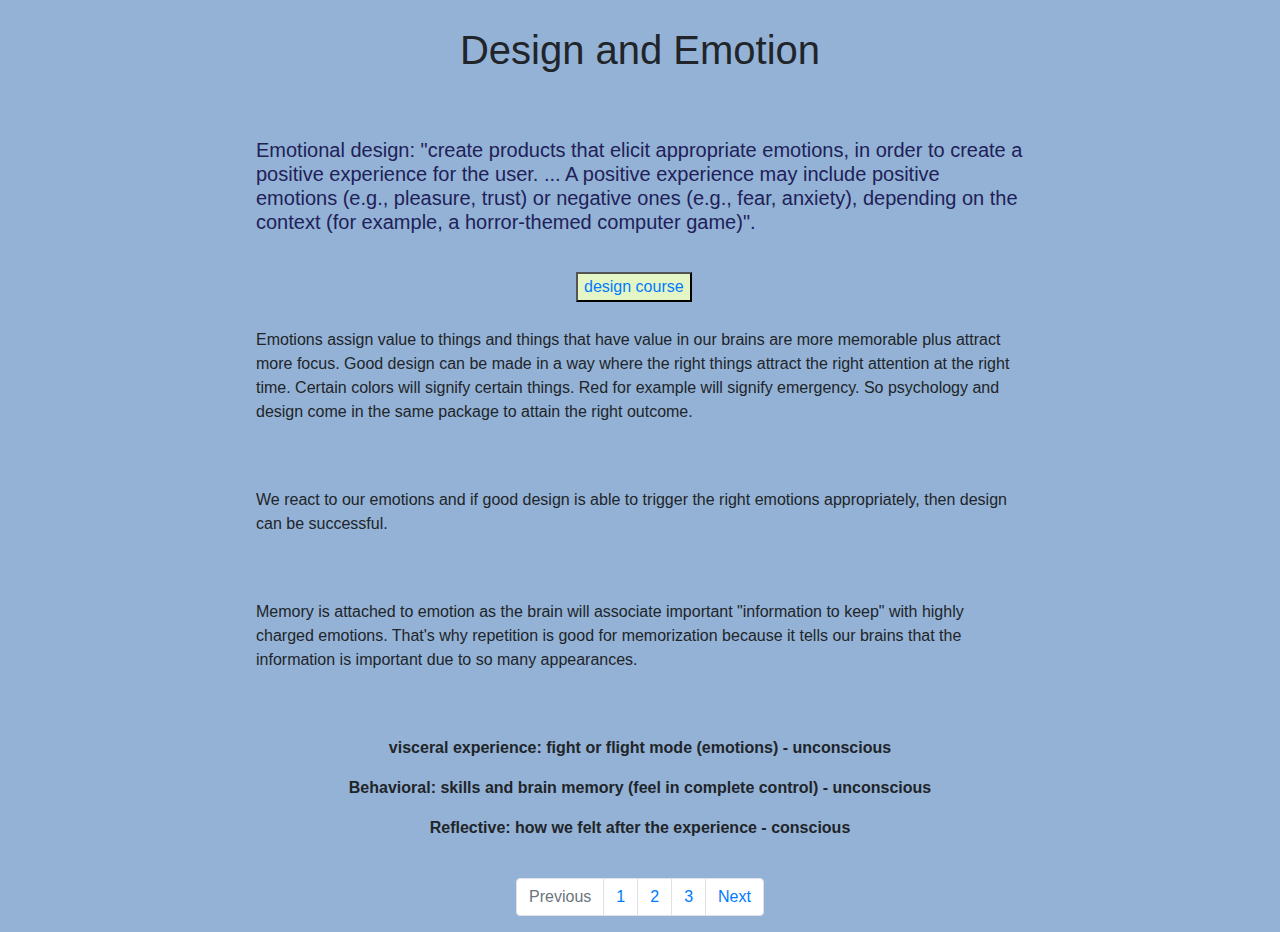
<file: index.html>
<!DOCTYPE html>
<html lang="en">

<head>
    <meta charset="UTF-8">
    <meta name="viewport" content="width=device-width, initial-scale=1.0">

    <link rel="stylesheet" href="https://stackpath.bootstrapcdn.com/bootstrap/4.4.1/css/bootstrap.min.css"
        integrity="sha384-Vkoo8x4CGsO3+Hhxv8T/Q5PaXtkKtu6ug5TOeNV6gBiFeWPGFN9MuhOf23Q9Ifjh" crossorigin="anonymous">

    <script src="https://code.jquery.com/jquery-3.4.1.slim.min.js"
        integrity="sha384-J6qa4849blE2+poT4WnyKhv5vZF5SrPo0iEjwBvKU7imGFAV0wwj1yYfoRSJoZ+n" crossorigin="anonymous">
    </script>
    <script src="https://cdn.jsdelivr.net/npm/popper.js@1.16.0/dist/umd/popper.min.js"
        integrity="sha384-Q6E9RHvbIyZFJoft+2mJbHaEWldlvI9IOYy5n3zV9zzTtmI3UksdQRVvoxMfooAo" crossorigin="anonymous">
    </script>
    <script src="https://stackpath.bootstrapcdn.com/bootstrap/4.4.1/js/bootstrap.min.js"
        integrity="sha384-wfSDF2E50Y2D1uUdj0O3uMBJnjuUD4Ih7YwaYd1iqfktj0Uod8GCExl3Og8ifwB6" crossorigin="anonymous">
    </script>



    <link rel="stylesheet" href="custom.css">
    <title>Design, Emotion and Action</title>
</head>

<body>
    <h1 class="title">Design and Emotion</h1>
  

    <h5 class="eDesign">Emotional design: "create products that elicit appropriate emotions, in order to create a positive experience for the user. ... A positive experience may include positive emotions (e.g., pleasure, trust) or negative ones (e.g., fear, anxiety), depending on the context (for example, a horror-themed computer game)".</h5>

    <button class="btnDesign"><a href="https://www.interaction-design.org/courses">design course</a></button>
    

    <p class="pText">Emotions assign value to things and things that have value in our brains are more memorable plus attract more focus. Good design can be made in a way where the right things attract the right attention at the right time. Certain colors will signify certain things. Red for example will signify emergency. So psychology and design come in the same package to attain the right outcome.</p>

    <p class="pText">We react to our emotions and if good design is able to trigger the right emotions appropriately, then design can be successful.</p>

    <p class="pText">Memory is attached to emotion as the brain will associate important "information to keep" with highly charged emotions. That's why repetition is good for memorization because it tells our brains that the information is important due to so many appearances.</p>

    <div>
        <p>visceral experience: fight or flight mode (emotions) - unconscious</p>
        <p>Behavioral: skills and brain memory (feel in complete control) - unconscious</p>
        <p>Reflective: how we felt after the experience - conscious</p>
    </div>


    <nav aria-label="Page navigation example">
        <ul class="pagination justify-content-center">
            <li class="page-item disabled">
                <a class="page-link" href="#" tabindex="-1">Previous</a>
            </li>
            <li class="page-item"><a class="page-link" href="/project1.html">1</a></li>
            <li class="page-item"><a class="page-link" href="/page2.html">2</a></li>
            <li class="page-item"><a class="page-link" href="/page3.html">3</a></li>
            <li class="page-item">
                <a class="page-link" href="#">Next</a>
            </li>
        </ul>
    </nav>

</body>

</html>
</file>
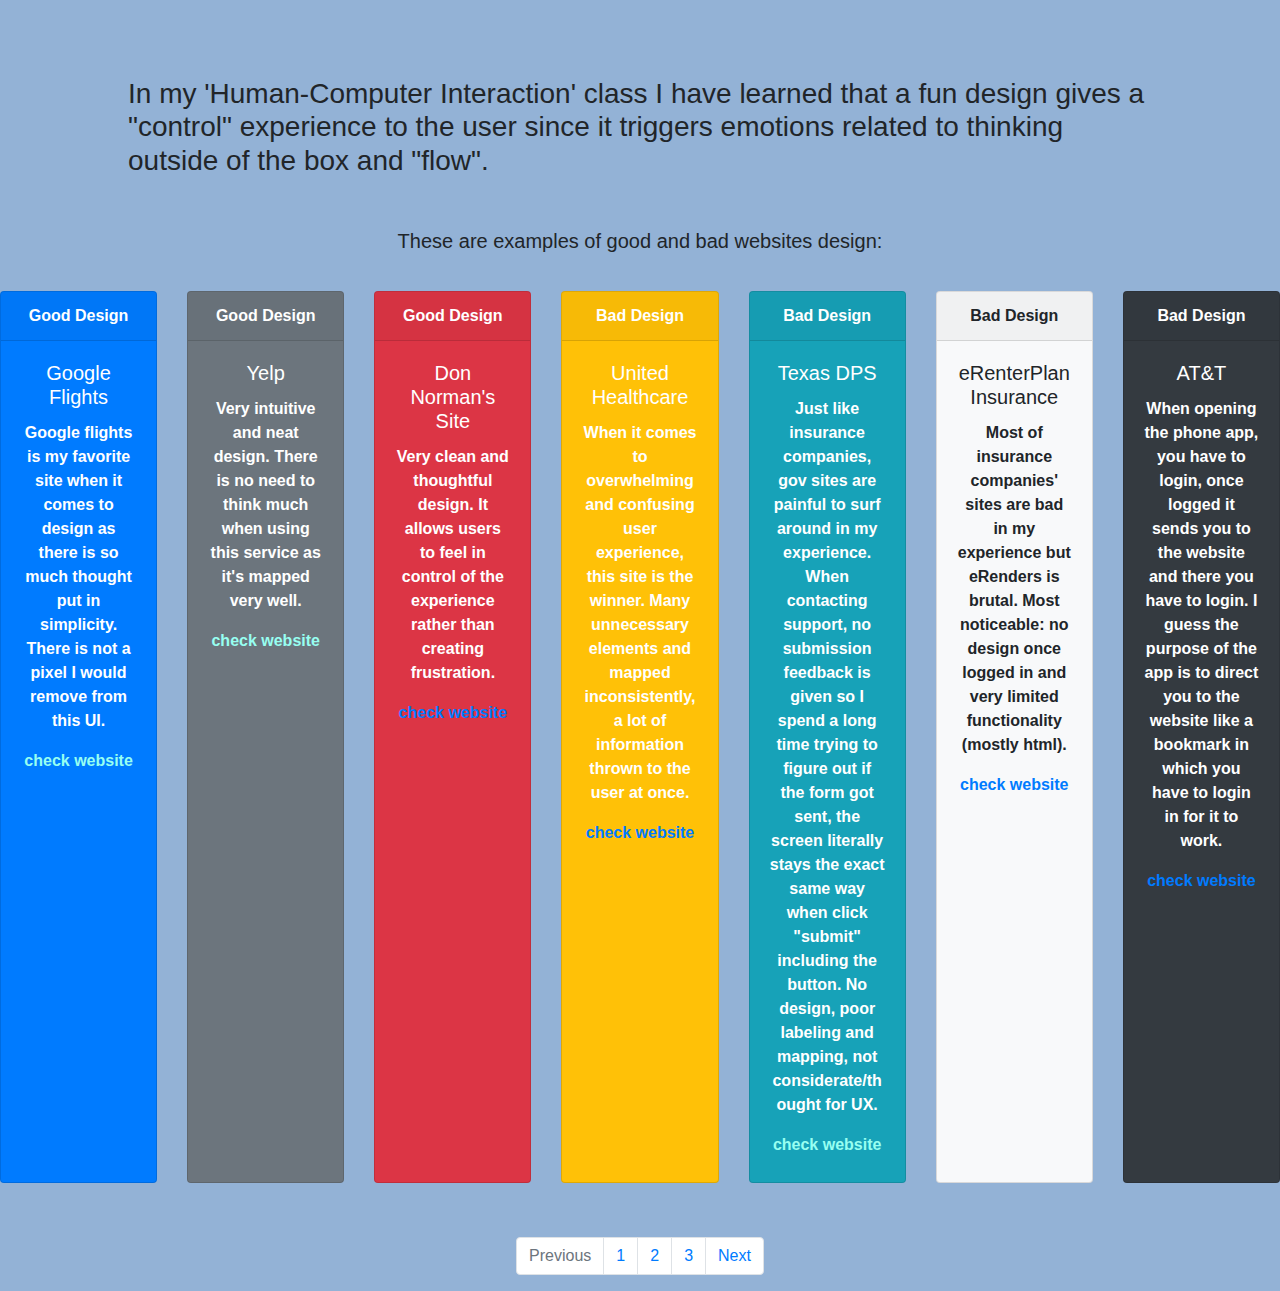
<file: page2.html>
<!DOCTYPE html>
<html lang="en">

<head>
    <meta charset="UTF-8">
    <meta name="viewport" content="width=device-width, initial-scale=1.0">

    <link rel="stylesheet" href="https://stackpath.bootstrapcdn.com/bootstrap/4.4.1/css/bootstrap.min.css"
        integrity="sha384-Vkoo8x4CGsO3+Hhxv8T/Q5PaXtkKtu6ug5TOeNV6gBiFeWPGFN9MuhOf23Q9Ifjh" crossorigin="anonymous">

    <script src="https://code.jquery.com/jquery-3.4.1.slim.min.js"
        integrity="sha384-J6qa4849blE2+poT4WnyKhv5vZF5SrPo0iEjwBvKU7imGFAV0wwj1yYfoRSJoZ+n" crossorigin="anonymous">
    </script>
    <script src="https://cdn.jsdelivr.net/npm/popper.js@1.16.0/dist/umd/popper.min.js"
        integrity="sha384-Q6E9RHvbIyZFJoft+2mJbHaEWldlvI9IOYy5n3zV9zzTtmI3UksdQRVvoxMfooAo" crossorigin="anonymous">
    </script>
    <script src="https://stackpath.bootstrapcdn.com/bootstrap/4.4.1/js/bootstrap.min.js"
        integrity="sha384-wfSDF2E50Y2D1uUdj0O3uMBJnjuUD4Ih7YwaYd1iqfktj0Uod8GCExl3Og8ifwB6" crossorigin="anonymous">
    </script>



    <link rel="stylesheet" href="custom.css">
    <title>Good & Bad Designs</title>
</head>


<body>

    <h3 class="title2">In my 'Human-Computer Interaction' class I have learned that a fun design gives a "control" experience to the user since it triggers emotions related to thinking outside of the box and "flow".</h3>

    <h5 class="subtitle2">These are examples of good and bad websites design:</h5>

    <div class="card-deck">
        <div class="card text-white bg-primary mb-3" style="max-width: 18rem;">
            <div class="card-header">Good Design</div>
            <div class="card-body">
                <h5 class="card-title">Google Flights</h5>
                <p class="card-text">Google flights is my favorite site when it comes to design as there is so much thought put in simplicity. There is not a pixel I would remove from this UI.</p>
                    <a class="firstLink" href="https://www.google.com/flights">check website</a>
            </div>
        </div>
        <div class="card text-white bg-secondary mb-3" style="max-width: 18rem;">
            <div class="card-header">Good Design</div>
            <div class="card-body">
                <h5 class="card-title">Yelp</h5>
                <p class="card-text">Very intuitive and neat design. There is no need to think much when using this service as it's mapped very well.</p>
                    <a class="firstLink" href="https://www.yelp.com/">check website</a>
            </div>
        </div>
        <div class="card text-white bg-danger mb-3" style="max-width: 18rem;">
            <div class="card-header">Good Design</div>
            <div class="card-body">
                <h5 class="card-title">Don Norman's Site</h5>
                <p class="card-text">Very clean and thoughtful design. It allows users to feel in control of the experience rather than creating frustration.</p>
                    <a href="https://www.interaction-design.org/courses">check website</a>
            </div>
        </div>
        <div class="card text-white bg-warning mb-3" style="max-width: 18rem;">
            <div class="card-header">Bad Design</div>
            <div class="card-body">
                <h5 class="card-title">United Healthcare</h5>
                <p class="card-text">When it comes to overwhelming and confusing user experience, this site is the winner. Many unnecessary elements and mapped inconsistently, a lot of information thrown to the user at once.</p>
                    <a href="https://www.uhc.com/">check website</a>
            </div>
        </div>
        <div class="card text-white bg-info mb-3" style="max-width: 18rem;">
            <div class="card-header">Bad Design</div>
            <div class="card-body">
                <h5 class="card-title">Texas DPS</h5>
                <p class="card-text">Just like insurance companies, gov sites are painful to surf around in my experience. When contacting support, no submission feedback is given so I spend a long time trying to figure out if the form got sent, the screen literally stays the exact same way when click "submit" including the button. No design, poor labeling and mapping, not considerate/thought for UX.</p>
                    <a class="firstLink" href="https://www.dps.texas.gov/">check website</a>
            </div>
        </div>
        <div class="card bg-light mb-3" style="max-width: 18rem;">
            <div class="card-header">Bad Design</div>
            <div class="card-body">
                <h5 class="card-title">eRenterPlan Insurance</h5>
                <p class="card-text">Most of insurance companies' sites are bad in my experience but eRenders is brutal. Most noticeable: no design once logged in and very limited functionality (mostly html).</p>
                    <a href="https://www.erenterplan.com/Home/index">check website</a>
            </div>
        </div>
        <div class="card text-white bg-dark mb-3" style="max-width: 18rem;">
            <div class="card-header">Bad Design</div>
            <div class="card-body">
                <h5 class="card-title">AT&T</h5>
                <p class="card-text">When opening the phone app, you have to login, once logged it sends you to the website and there you have to login. I guess the purpose of the app is to direct you to the website like a bookmark in which you have to login in for it to work.</p>
                <a href="https://www.att.com/my/#/login">check website</a>
            </div>
        </div>
    </div>



    <nav aria-label="Page navigation example">
        <ul class="pagination justify-content-center">
            <li class="page-item disabled">
                <a class="page-link" href="#" tabindex="-1">Previous</a>
            </li>
            <li class="page-item"><a class="page-link" href="/project1.html">1</a></li>
            <li class="page-item"><a class="page-link" href="/page2.html">2</a></li>
            <li class="page-item"><a class="page-link" href="/page3.html">3</a></li>
            <li class="page-item">
                <a class="page-link" href="#">Next</a>
            </li>
        </ul>
    </nav>

</body>

</html>
</file>
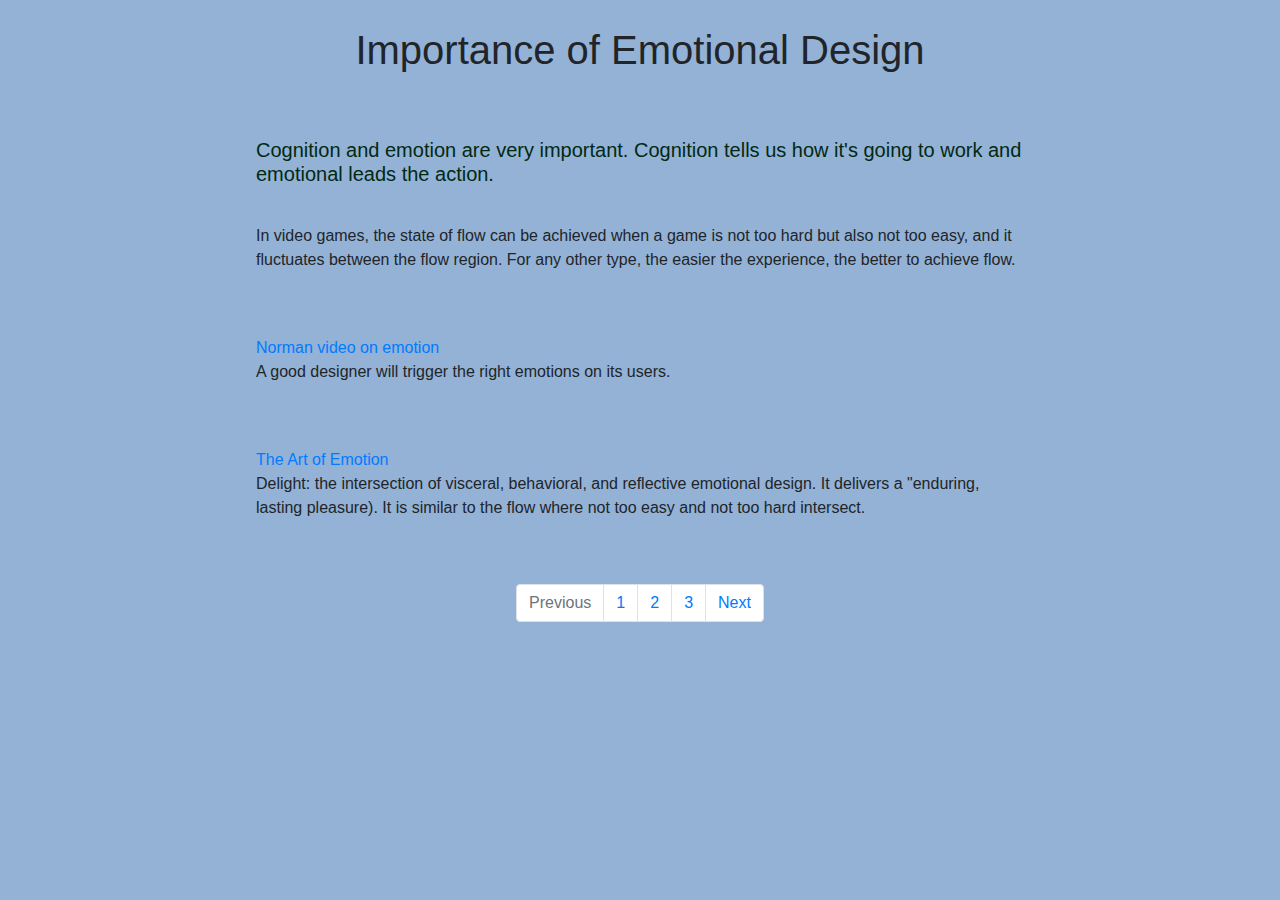
<file: page3.html>
<!DOCTYPE html>
<html lang="en">

<head>
    <meta charset="UTF-8">
    <meta name="viewport" content="width=device-width, initial-scale=1.0">

    <link rel="stylesheet" href="https://stackpath.bootstrapcdn.com/bootstrap/4.4.1/css/bootstrap.min.css"
        integrity="sha384-Vkoo8x4CGsO3+Hhxv8T/Q5PaXtkKtu6ug5TOeNV6gBiFeWPGFN9MuhOf23Q9Ifjh" crossorigin="anonymous">

    <script src="https://code.jquery.com/jquery-3.4.1.slim.min.js"
        integrity="sha384-J6qa4849blE2+poT4WnyKhv5vZF5SrPo0iEjwBvKU7imGFAV0wwj1yYfoRSJoZ+n" crossorigin="anonymous">
    </script>
    <script src="https://cdn.jsdelivr.net/npm/popper.js@1.16.0/dist/umd/popper.min.js"
        integrity="sha384-Q6E9RHvbIyZFJoft+2mJbHaEWldlvI9IOYy5n3zV9zzTtmI3UksdQRVvoxMfooAo" crossorigin="anonymous">
    </script>
    <script src="https://stackpath.bootstrapcdn.com/bootstrap/4.4.1/js/bootstrap.min.js"
        integrity="sha384-wfSDF2E50Y2D1uUdj0O3uMBJnjuUD4Ih7YwaYd1iqfktj0Uod8GCExl3Og8ifwB6" crossorigin="anonymous">
    </script>



    <link rel="stylesheet" href="custom.css">
    <title>Design, Emotion and Action</title>
</head>


<body>

    <h1 class="title">Importance of Emotional Design</h1>
  

    <h5 class="imp">Cognition and emotion are very important. Cognition tells us how it's going to work and emotional leads the action.</h5>
    

    <p class="pText">In video games, the state of flow can be achieved when a game is not too hard but also not too easy, and it fluctuates between the flow region. For any other type, the easier the experience, the better to achieve flow.</p>

    <a class="pText" href="https://www.nngroup.com/books/emotional-design/">Norman video on emotion</a>

    <p class="pText">A good designer will trigger the right emotions on its users.</p>


    <a class="linkS" href="https://medium.muz.li/the-art-of-emotion-normans-3-levels-of-emotional-design-88a1fb495b1d">The Art of Emotion</a>
    <p class="pText">Delight: the intersection of visceral, behavioral, and reflective emotional design. It delivers a "enduring, lasting pleasure). It is similar to the flow where not too easy and not too hard intersect.</p>




    <nav aria-label="Page navigation example">
        <ul class="pagination justify-content-center">
            <li class="page-item disabled">
                <a class="page-link" href="#" tabindex="-1">Previous</a>
            </li>
            <li class="page-item"><a class="page-link" href="/project1.html">1</a></li>
            <li class="page-item"><a class="page-link" href="/page2.html">2</a></li>
            <li class="page-item"><a class="page-link" href="/page3.html">3</a></li>
            <li class="page-item">
                <a class="page-link" href="#">Next</a>
            </li>
        </ul>
    </nav>

</body>

</html>
</file>
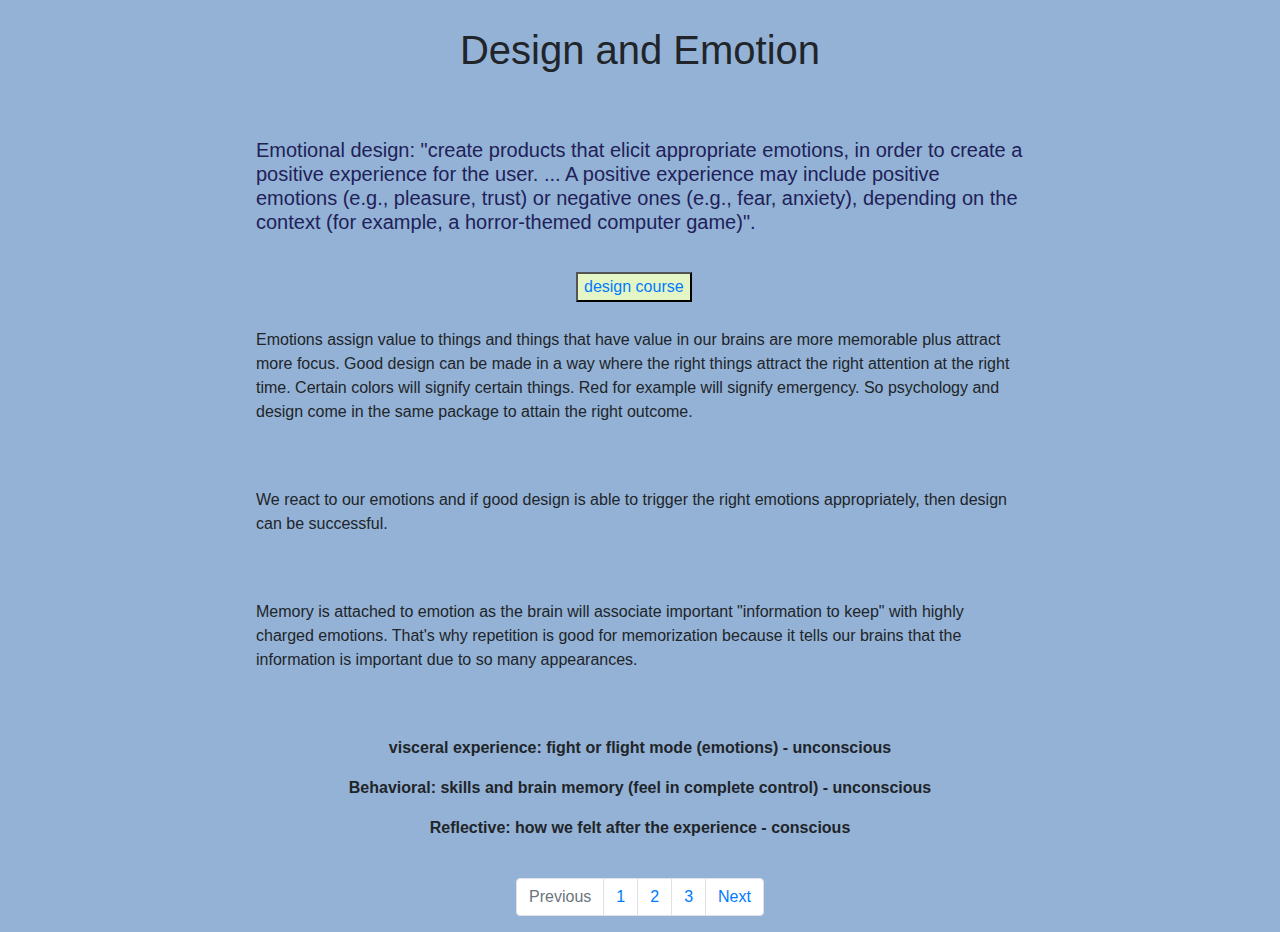
<file: project1.html>
<!DOCTYPE html>
<html lang="en">

<head>
    <meta charset="UTF-8">
    <meta name="viewport" content="width=device-width, initial-scale=1.0">

    <link rel="stylesheet" href="https://stackpath.bootstrapcdn.com/bootstrap/4.4.1/css/bootstrap.min.css"
        integrity="sha384-Vkoo8x4CGsO3+Hhxv8T/Q5PaXtkKtu6ug5TOeNV6gBiFeWPGFN9MuhOf23Q9Ifjh" crossorigin="anonymous">

    <script src="https://code.jquery.com/jquery-3.4.1.slim.min.js"
        integrity="sha384-J6qa4849blE2+poT4WnyKhv5vZF5SrPo0iEjwBvKU7imGFAV0wwj1yYfoRSJoZ+n" crossorigin="anonymous">
    </script>
    <script src="https://cdn.jsdelivr.net/npm/popper.js@1.16.0/dist/umd/popper.min.js"
        integrity="sha384-Q6E9RHvbIyZFJoft+2mJbHaEWldlvI9IOYy5n3zV9zzTtmI3UksdQRVvoxMfooAo" crossorigin="anonymous">
    </script>
    <script src="https://stackpath.bootstrapcdn.com/bootstrap/4.4.1/js/bootstrap.min.js"
        integrity="sha384-wfSDF2E50Y2D1uUdj0O3uMBJnjuUD4Ih7YwaYd1iqfktj0Uod8GCExl3Og8ifwB6" crossorigin="anonymous">
    </script>



    <link rel="stylesheet" href="custom.css">
    <title>Design, Emotion and Action</title>
</head>

<body>
    <h1 class="title">Design and Emotion</h1>
  

    <h5 class="eDesign">Emotional design: "create products that elicit appropriate emotions, in order to create a positive experience for the user. ... A positive experience may include positive emotions (e.g., pleasure, trust) or negative ones (e.g., fear, anxiety), depending on the context (for example, a horror-themed computer game)".</h5>

    <button class="btnDesign"><a href="https://www.interaction-design.org/courses">design course</a></button>
    

    <p class="pText">Emotions assign value to things and things that have value in our brains are more memorable plus attract more focus. Good design can be made in a way where the right things attract the right attention at the right time. Certain colors will signify certain things. Red for example will signify emergency. So psychology and design come in the same package to attain the right outcome.</p>

    <p class="pText">We react to our emotions and if good design is able to trigger the right emotions appropriately, then design can be successful.</p>

    <p class="pText">Memory is attached to emotion as the brain will associate important "information to keep" with highly charged emotions. That's why repetition is good for memorization because it tells our brains that the information is important due to so many appearances.</p>

    <div>
        <p>visceral experience: fight or flight mode (emotions) - unconscious</p>
        <p>Behavioral: skills and brain memory (feel in complete control) - unconscious</p>
        <p>Reflective: how we felt after the experience - conscious</p>
    </div>


    <nav aria-label="Page navigation example">
        <ul class="pagination justify-content-center">
            <li class="page-item disabled">
                <a class="page-link" href="#" tabindex="-1">Previous</a>
            </li>
            <li class="page-item"><a class="page-link" href="/project1.html">1</a></li>
            <li class="page-item"><a class="page-link" href="/page2.html">2</a></li>
            <li class="page-item"><a class="page-link" href="/page3.html">3</a></li>
            <li class="page-item">
                <a class="page-link" href="#">Next</a>
            </li>
        </ul>
    </nav>

</body>

</html>
</file>
<file: custom.css>
body {
    background-color: rgb(147, 178, 214);
}

.title {
    text-align: center;
    margin-top: 2%;
}

.title2 {
    margin: 6% 10% 4%
}

.subtitle2 {
    margin-bottom: 3%;
    text-align: center;
}

.firstLink {
    color: rgb(151, 255, 241);
}

.btnDesign {
    margin: 0 0 2% 45%;
    background-color: rgb(228, 245, 198);
}

.eDesign {
    margin: 5% 20% 3% 20%;
    color: rgb(33, 33, 88);
}

.imp {
    margin: 5% 20% 3% 20%;
    color: rgb(2, 41, 19);
}

div {
    text-align: center;
    font-weight: 700;
    margin-bottom: 3%;
}

.pText {
    margin: 0 20% 5% 20%;
}

.linkS {
    margin-left: 20%;
}
</file>
